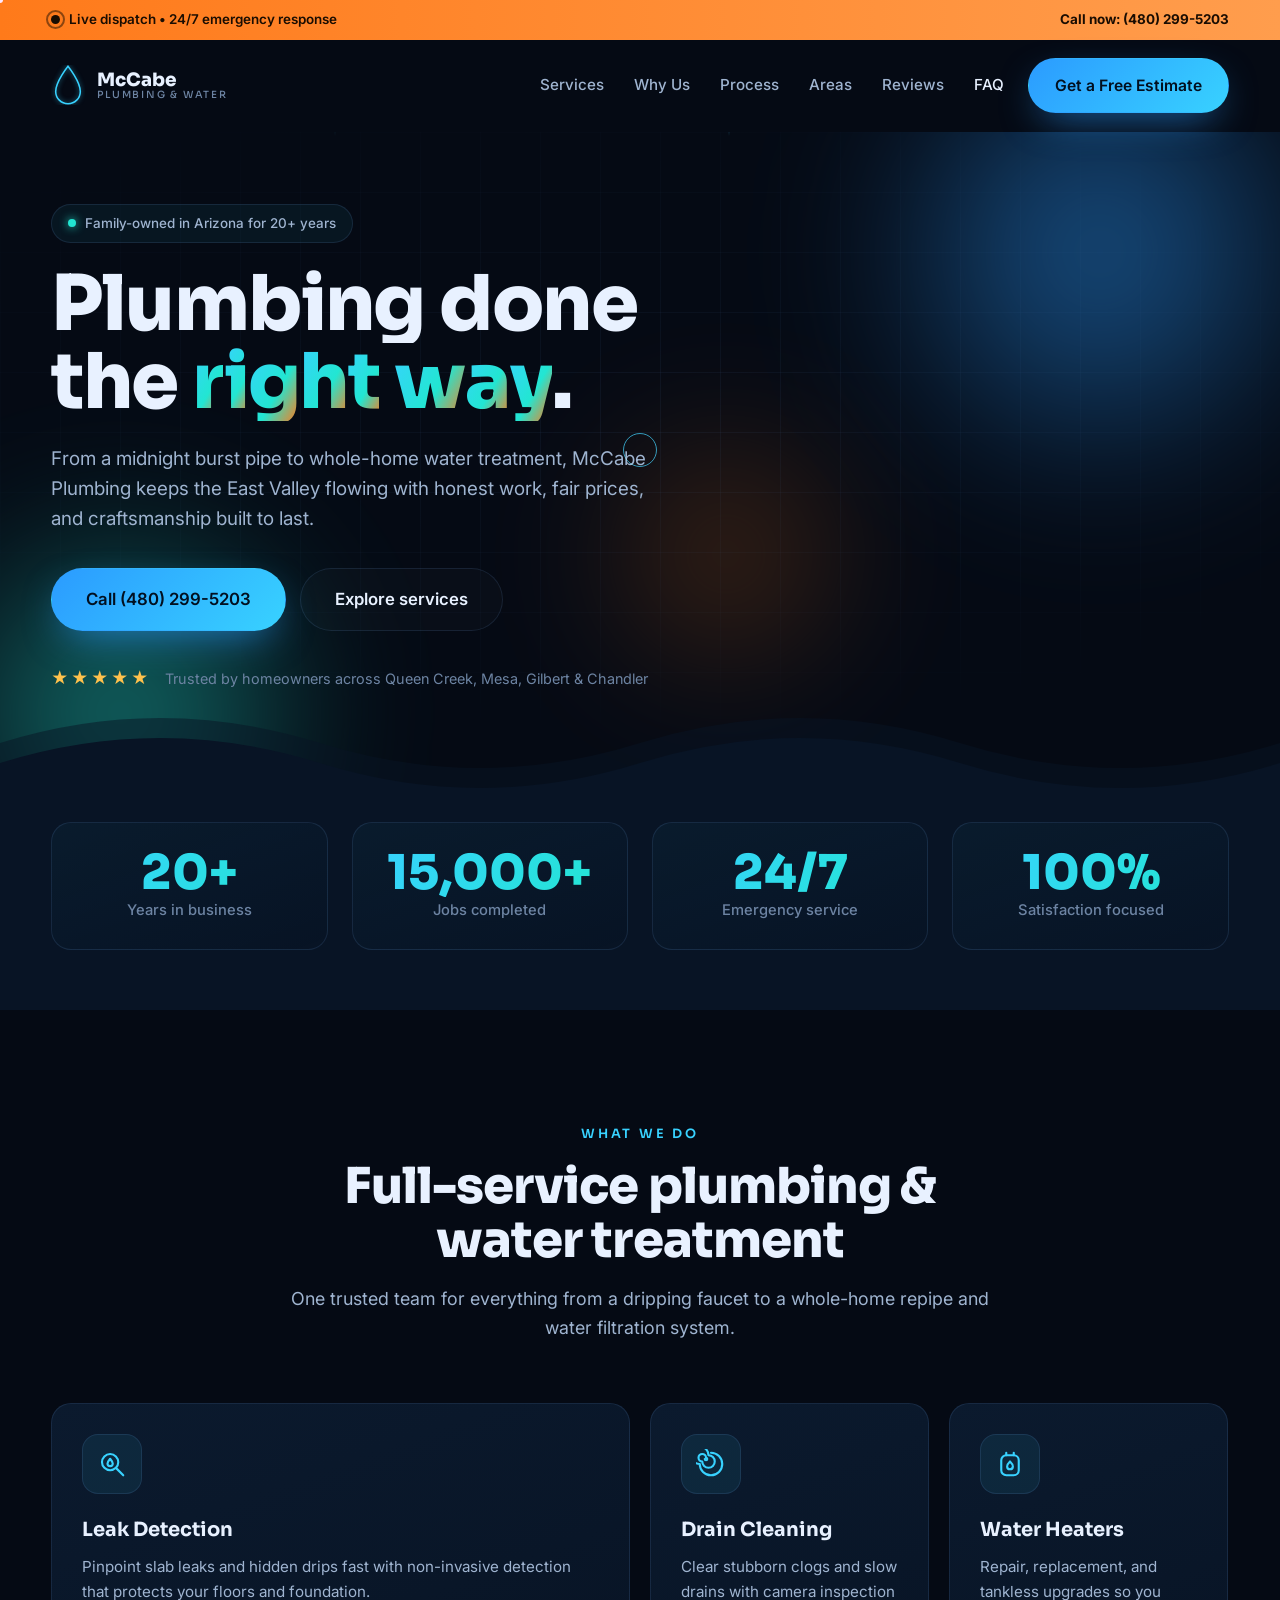
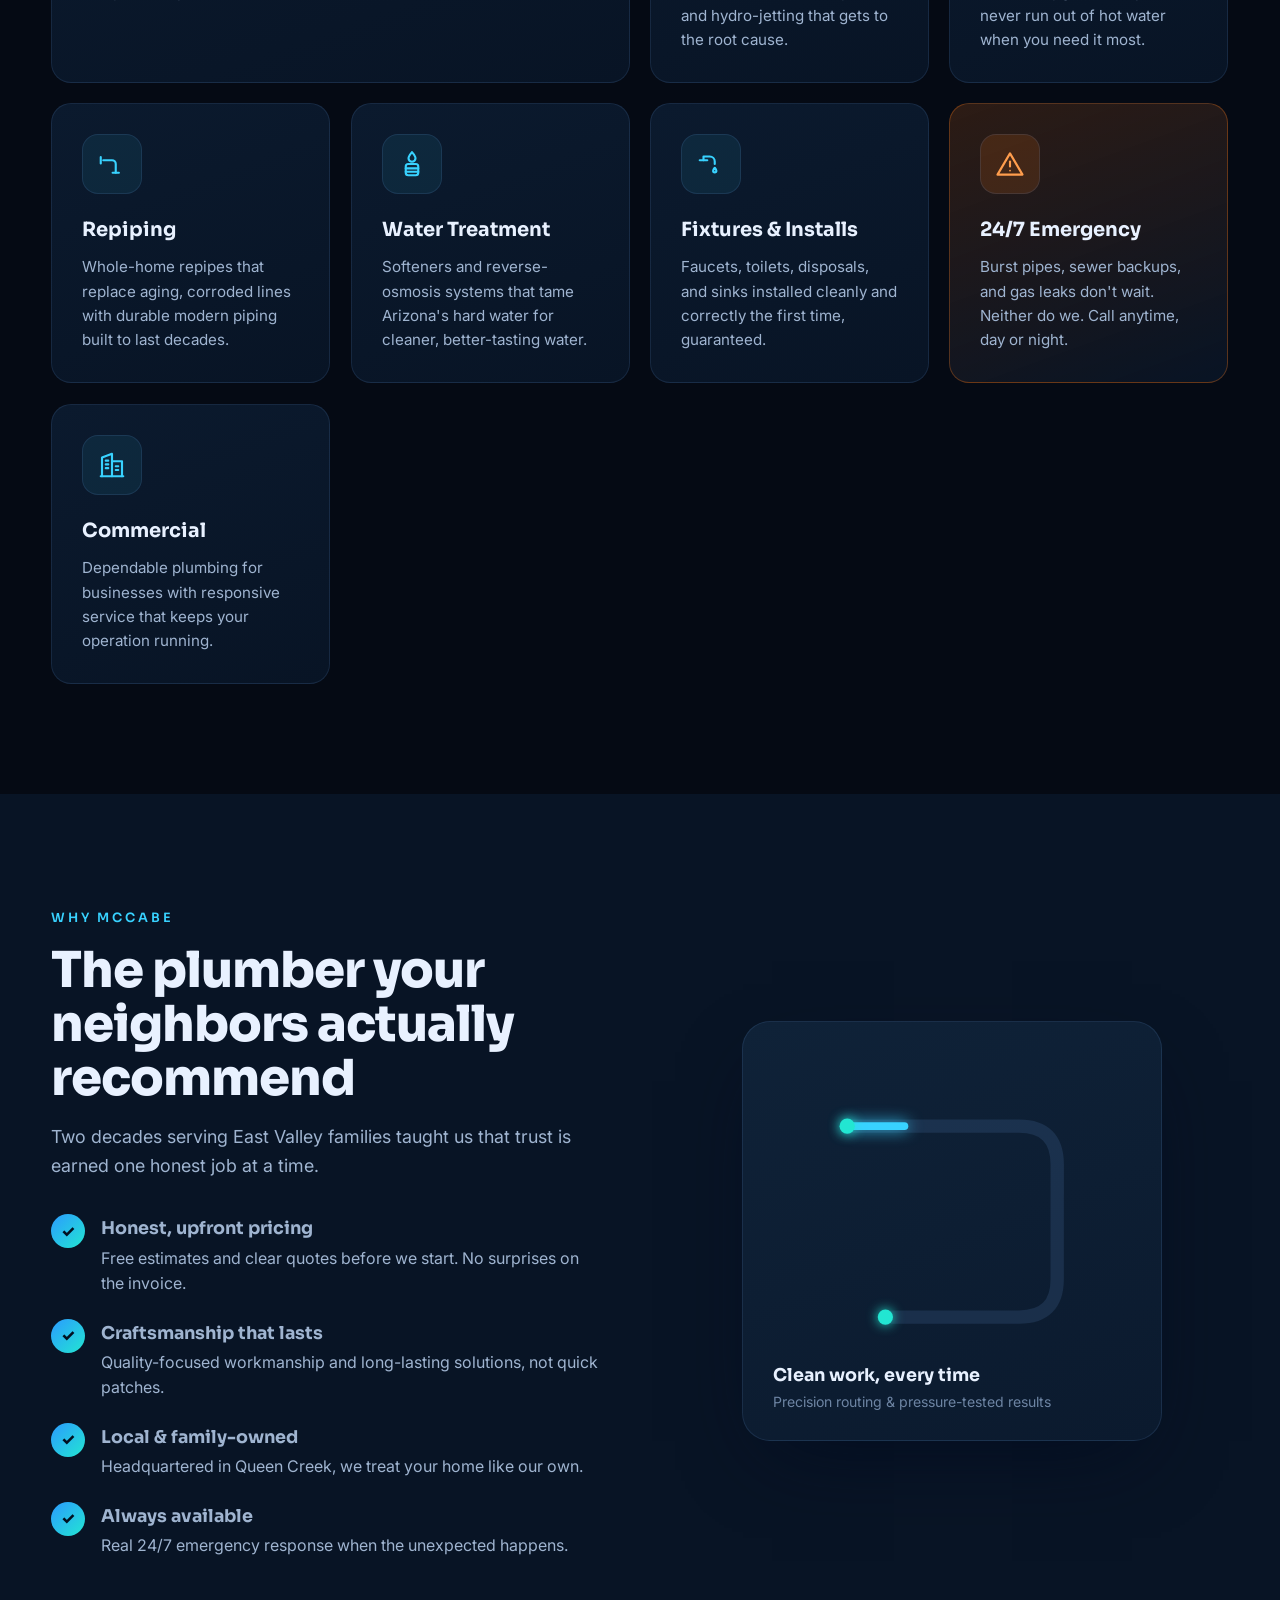
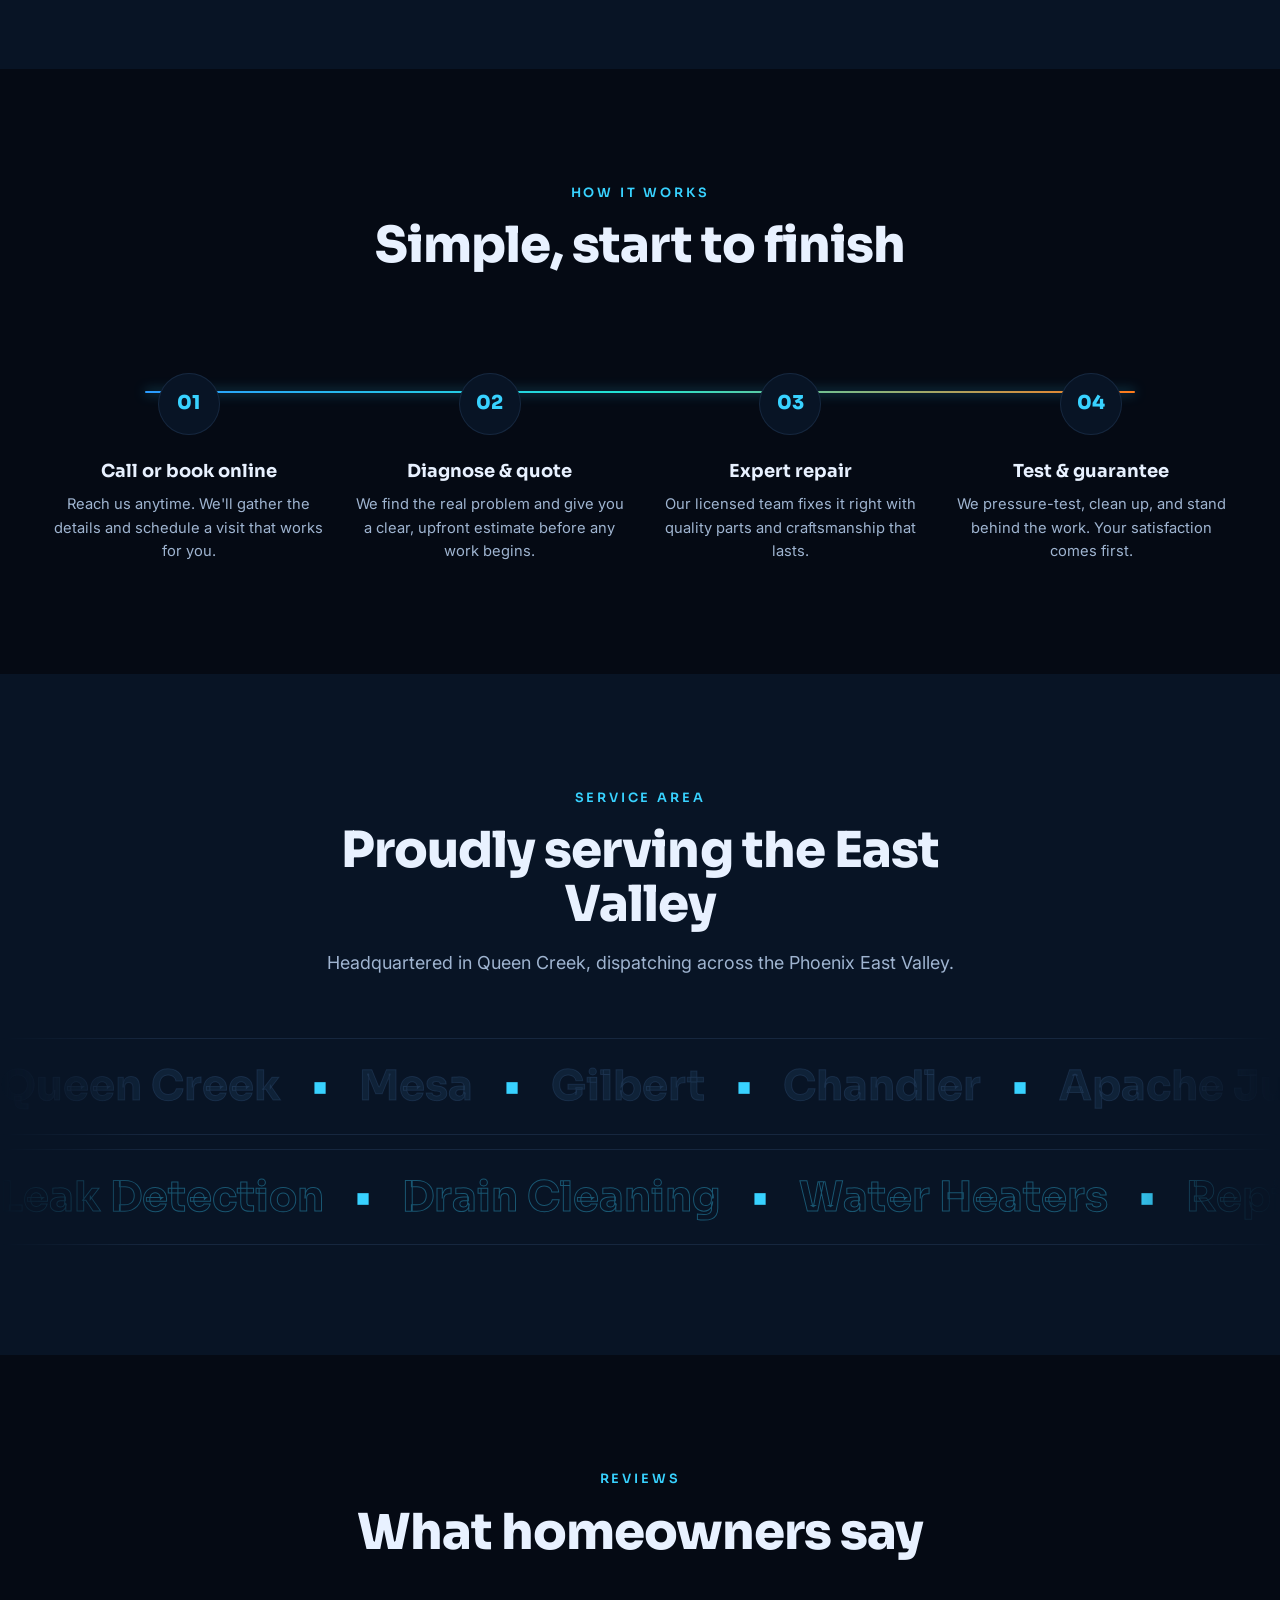
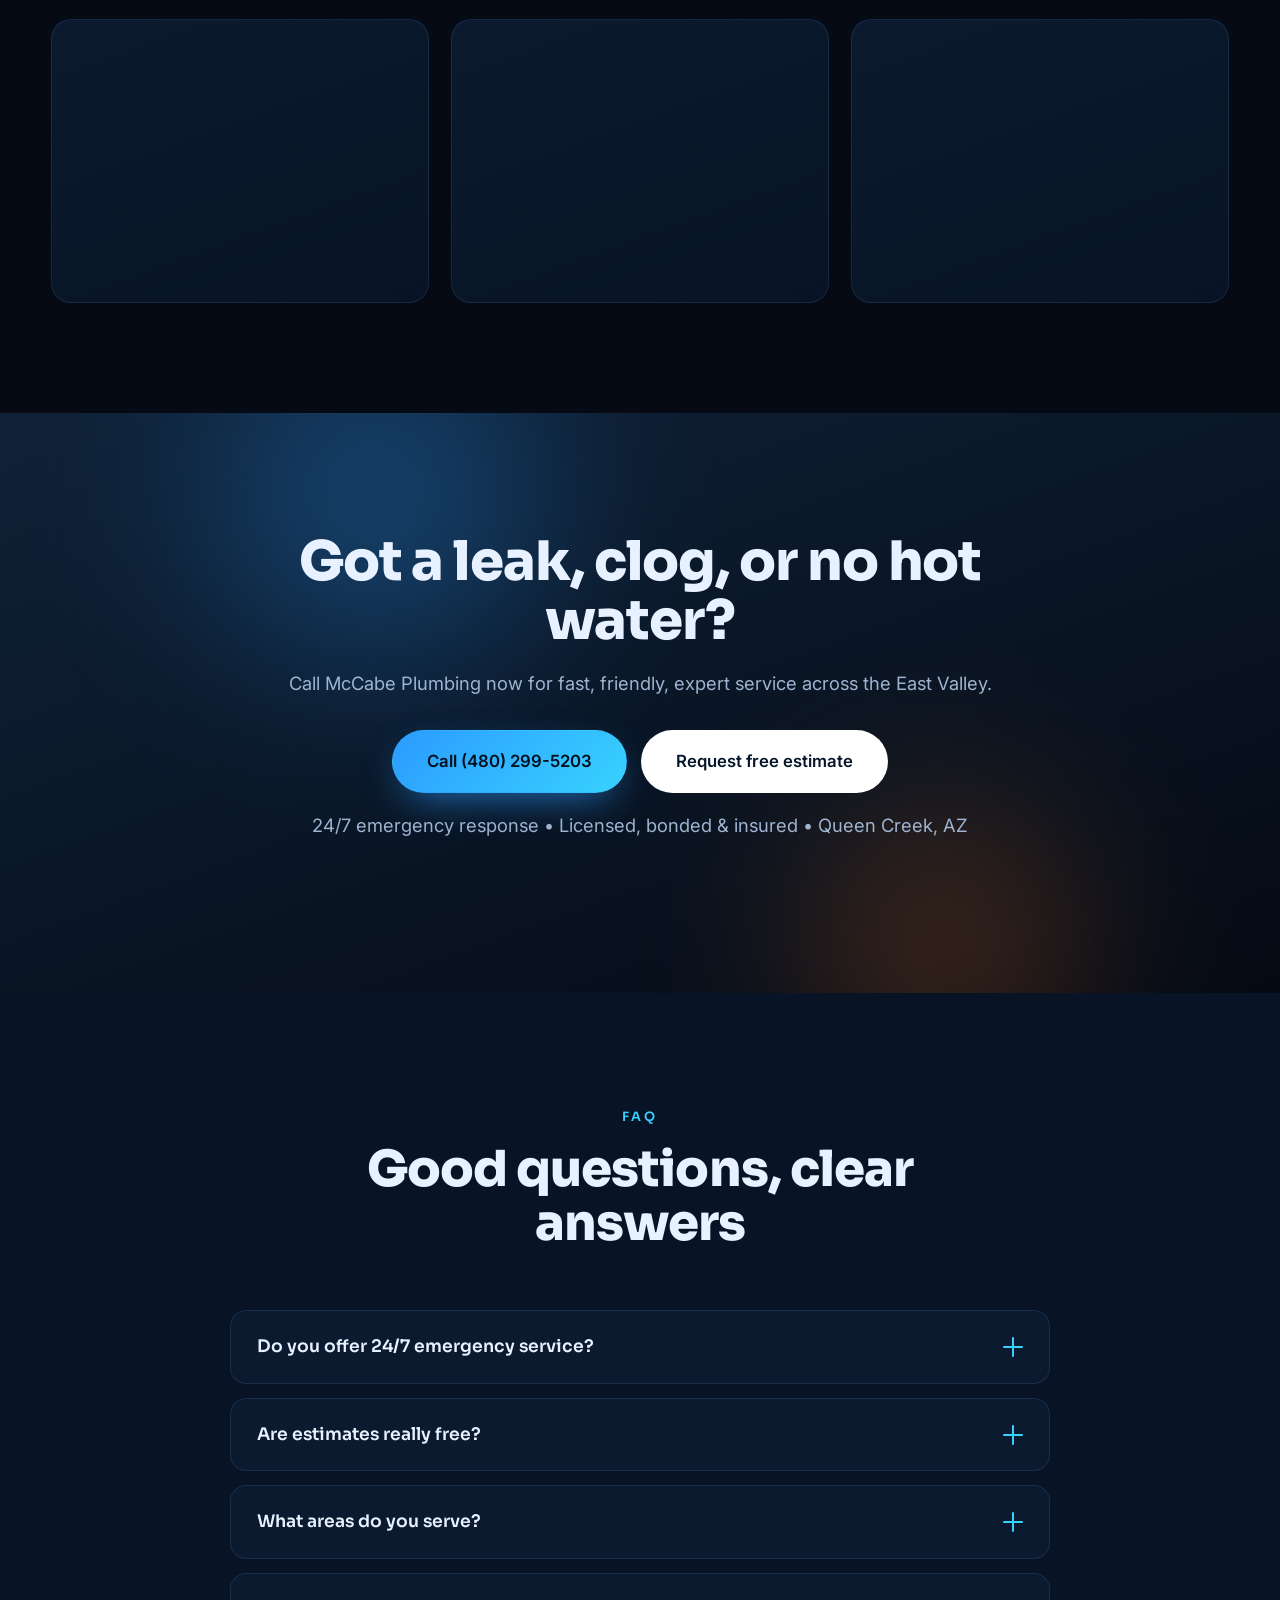
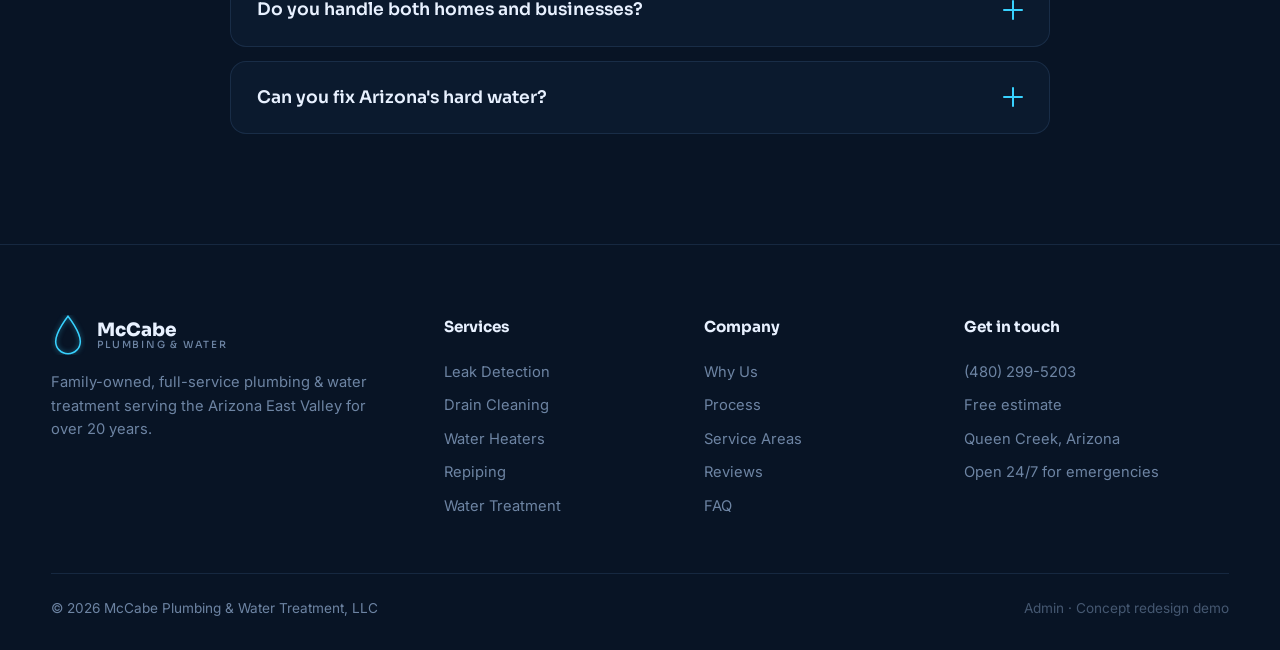
<file: index.html>
<!DOCTYPE html>
<html lang="en">
<head>
<meta charset="UTF-8" />
<meta name="viewport" content="width=device-width, initial-scale=1.0" />
<title>McCabe Plumbing & Water Treatment — Arizona's Trusted Plumbers</title>
<meta name="description" content="Family-owned, full-service plumbing & water treatment serving Queen Creek, Mesa, Gilbert, Chandler & the East Valley for over 20 years. 24/7 emergency service." />
<link rel="preconnect" href="https://fonts.googleapis.com" />
<link rel="preconnect" href="https://fonts.gstatic.com" crossorigin />
<link href="https://fonts.googleapis.com/css2?family=Sora:wght@400;500;600;700;800&family=Inter:wght@400;500;600&display=swap" rel="stylesheet" />
<link rel="stylesheet" href="css/styles.css" />
</head>
<body>

<!-- Preloader -->
<div class="preloader" id="preloader">
  <div class="preloader__drop">
    <svg viewBox="0 0 100 130" aria-hidden="true">
      <path d="M50 2 C50 2 92 55 92 88 A42 42 0 1 1 8 88 C8 55 50 2 50 2 Z"/>
    </svg>
    <span class="preloader__fill"></span>
  </div>
  <p class="preloader__text">McCabe Plumbing</p>
</div>

<!-- Custom cursor -->
<div class="cursor" id="cursor"></div>
<div class="cursor-dot" id="cursorDot"></div>

<!-- Scroll progress -->
<div class="scroll-progress" id="scrollProgress"></div>

<!-- Top emergency bar -->
<div class="topbar">
  <div class="wrap topbar__inner">
    <span class="topbar__live"><i></i>Live dispatch • 24/7 emergency response</span>
    <a href="tel:+14802995203" class="topbar__phone">Call now: (480) 299-5203</a>
  </div>
</div>

<!-- Header -->
<header class="header" id="header">
  <div class="wrap header__inner">
    <a href="#top" class="brand" data-magnetic>
      <span class="brand__mark">
        <svg viewBox="0 0 100 130" aria-hidden="true"><path d="M50 4 C50 4 90 54 90 86 A40 40 0 1 1 10 86 C10 54 50 4 50 4 Z"/></svg>
      </span>
      <span class="brand__text">McCabe<em>Plumbing & Water</em></span>
    </a>
    <nav class="nav" id="nav">
      <a href="#services">Services</a>
      <a href="#why">Why Us</a>
      <a href="#process">Process</a>
      <a href="#areas">Areas</a>
      <a href="#reviews">Reviews</a>
      <a href="#faq">FAQ</a>
    </nav>
    <a href="tel:+14802995203" class="btn btn--primary header__cta" data-magnetic>
      <span>Get a Free Estimate</span>
    </a>
    <button class="burger" id="burger" aria-label="Menu"><span></span><span></span><span></span></button>
  </div>
</header>

<!-- Mobile menu -->
<div class="mobilemenu" id="mobilemenu">
  <a href="#services">Services</a>
  <a href="#why">Why Us</a>
  <a href="#process">Process</a>
  <a href="#areas">Areas</a>
  <a href="#reviews">Reviews</a>
  <a href="#faq">FAQ</a>
  <a href="tel:+14802995203" class="btn btn--primary">Call (480) 299-5203</a>
</div>

<main id="top">

<!-- HERO -->
<section class="hero">
  <div class="hero__bg">
    <span class="orb orb--1"></span>
    <span class="orb orb--2"></span>
    <span class="orb orb--3"></span>
    <div class="grid-overlay"></div>
  </div>
  <div class="droplets" id="droplets"></div>

  <div class="wrap hero__inner">
    <div class="hero__content">
      <span class="pill reveal" data-reveal><i class="pill__dot"></i>Family-owned in Arizona for 20+ years</span>
      <h1 class="hero__title">
        <span class="line" data-splitline>Plumbing done</span>
        <span class="line" data-splitline>the <span class="grad">right way</span>.</span>
      </h1>
      <p class="hero__lead reveal" data-reveal>From a midnight burst pipe to whole-home water treatment, McCabe Plumbing keeps the East Valley flowing with honest work, fair prices, and craftsmanship built to last.</p>
      <div class="hero__cta reveal" data-reveal>
        <a href="tel:+14802995203" class="btn btn--primary btn--lg" data-magnetic><span>Call (480) 299-5203</span></a>
        <a href="#services" class="btn btn--ghost btn--lg" data-magnetic><span>Explore services</span></a>
      </div>
      <div class="hero__trust reveal" data-reveal>
        <div class="stars">★★★★★</div>
        <span>Trusted by homeowners across Queen Creek, Mesa, Gilbert &amp; Chandler</span>
      </div>
    </div>

    <div class="hero__card reveal" data-reveal>
      <div class="gcard" data-tilt>
        <div class="gcard__glow"></div>
        <div class="gcard__row">
          <span class="gcard__badge">24/7</span>
          <div><strong>Emergency Response</strong><small>Burst pipes • slab leaks • sewer backups</small></div>
        </div>
        <div class="gcard__divider"></div>
        <ul class="gcard__list">
          <li data-check>Licensed, bonded &amp; insured</li>
          <li data-check>Free estimates on non-emergency work</li>
          <li data-check>Upfront, no-surprise pricing</li>
          <li data-check>Residential &amp; commercial</li>
        </ul>
        <a href="#contact" class="btn btn--primary btn--block" data-magnetic><span>Book a visit</span></a>
      </div>
    </div>
  </div>

  <div class="hero__wave" aria-hidden="true">
    <svg viewBox="0 0 1440 140" preserveAspectRatio="none">
      <path class="wave wave--back" d="M0 70 Q 180 20 360 70 T 720 70 T 1080 70 T 1440 70 V140 H0 Z"/>
      <path class="wave wave--front" d="M0 90 Q 180 40 360 90 T 720 90 T 1080 90 T 1440 90 V140 H0 Z"/>
    </svg>
  </div>
</section>

<!-- STATS -->
<section class="stats">
  <div class="wrap stats__grid">
    <div class="stat reveal" data-reveal><span class="stat__num" data-count="20" data-suffix="+"></span><span class="stat__label">Years in business</span></div>
    <div class="stat reveal" data-reveal><span class="stat__num" data-count="15000" data-suffix="+"></span><span class="stat__label">Jobs completed</span></div>
    <div class="stat reveal" data-reveal><span class="stat__num" data-count="24" data-suffix="/7"></span><span class="stat__label">Emergency service</span></div>
    <div class="stat reveal" data-reveal><span class="stat__num" data-count="100" data-suffix="%"></span><span class="stat__label">Satisfaction focused</span></div>
  </div>
</section>

<!-- SERVICES -->
<section class="section" id="services">
  <div class="wrap">
    <div class="section__head">
      <span class="eyebrow reveal" data-reveal>What we do</span>
      <h2 class="section__title reveal" data-reveal>Full-service plumbing &amp; water treatment</h2>
      <p class="section__sub reveal" data-reveal>One trusted team for everything from a dripping faucet to a whole-home repipe and water filtration system.</p>
    </div>

    <div class="services">
      <article class="service reveal" data-reveal data-tilt>
        <div class="service__icon"><svg viewBox="0 0 24 24" aria-hidden="true"><circle cx="10.5" cy="10.5" r="6.5"/><path d="M15.5 15.5 21 21"/><path d="M10.5 7.8c-1.3 1.6-2.1 2.8-2.1 3.8a2.1 2.1 0 0 0 4.2 0c0-1-.8-2.2-2.1-3.8Z"/></svg></div>
        <h3>Leak Detection</h3>
        <p>Pinpoint slab leaks and hidden drips fast with non-invasive detection that protects your floors and foundation.</p>
        <span class="service__arrow">→</span>
      </article>
      <article class="service reveal" data-reveal data-tilt>
        <div class="service__icon"><svg viewBox="0 0 24 24" aria-hidden="true"><path d="M12 3a9 9 0 1 1-9 9 7 7 0 1 1 7-7 5 5 0 1 1-5 5 3 3 0 1 1 3-3 1 1 0 1 1-1 1"/></svg></div>
        <h3>Drain Cleaning</h3>
        <p>Clear stubborn clogs and slow drains with camera inspection and hydro-jetting that gets to the root cause.</p>
        <span class="service__arrow">→</span>
      </article>
      <article class="service reveal" data-reveal data-tilt>
        <div class="service__icon"><svg viewBox="0 0 24 24" aria-hidden="true"><path d="M9 3v2M15 3v2"/><rect x="5" y="5" width="14" height="16" rx="4"/><path d="M12 10c-1.5 1.5-2.3 2.8-2.3 3.9a2.3 2.3 0 0 0 4.6 0c0-1.1-.8-2.4-2.3-3.9Z"/></svg></div>
        <h3>Water Heaters</h3>
        <p>Repair, replacement, and tankless upgrades so you never run out of hot water when you need it most.</p>
        <span class="service__arrow">→</span>
      </article>
      <article class="service reveal" data-reveal data-tilt>
        <div class="service__icon"><svg viewBox="0 0 24 24" aria-hidden="true"><path d="M5 9h7a3 3 0 0 1 3 3v7"/><path d="M3 6.5v5M12.5 19h5"/></svg></div>
        <h3>Repiping</h3>
        <p>Whole-home repipes that replace aging, corroded lines with durable modern piping built to last decades.</p>
        <span class="service__arrow">→</span>
      </article>
      <article class="service reveal" data-reveal data-tilt>
        <div class="service__icon"><svg viewBox="0 0 24 24" aria-hidden="true"><path d="M12 2.5c-1.7 2-2.8 3.5-2.8 4.9a2.8 2.8 0 0 0 5.6 0C14.8 6 13.7 4.5 12 2.5Z"/><rect x="7" y="12" width="10" height="9" rx="2"/><path d="M7 15.5h10M7 18.2h10"/></svg></div>
        <h3>Water Treatment</h3>
        <p>Softeners and reverse-osmosis systems that tame Arizona's hard water for cleaner, better-tasting water.</p>
        <span class="service__arrow">→</span>
      </article>
      <article class="service reveal" data-reveal data-tilt>
        <div class="service__icon"><svg viewBox="0 0 24 24" aria-hidden="true"><path d="M3 9h6"/><path d="M6 9V6h5a4 4 0 0 1 4 4v2"/><path d="M15 15c-.8 1-1.3 1.8-1.3 2.4a1.3 1.3 0 0 0 2.6 0c0-.6-.5-1.4-1.3-2.4Z"/></svg></div>
        <h3>Fixtures &amp; Installs</h3>
        <p>Faucets, toilets, disposals, and sinks installed cleanly and correctly the first time, guaranteed.</p>
        <span class="service__arrow">→</span>
      </article>
      <article class="service service--accent reveal" data-reveal data-tilt>
        <div class="service__icon"><svg viewBox="0 0 24 24" aria-hidden="true"><path d="M12 3.5 22 20.5H2L12 3.5Z"/><path d="M12 10v4"/><circle cx="12" cy="17.2" r=".7" fill="currentColor" stroke="none"/></svg></div>
        <h3>24/7 Emergency</h3>
        <p>Burst pipes, sewer backups, and gas leaks don't wait. Neither do we. Call anytime, day or night.</p>
        <span class="service__arrow">→</span>
      </article>
      <article class="service reveal" data-reveal data-tilt>
        <div class="service__icon"><svg viewBox="0 0 24 24" aria-hidden="true"><path d="M4 21V6l8-3v18"/><path d="M12 9h8v12"/><path d="M7 8.5h2M7 11.5h2M7 14.5h2M15 13h2M15 16h2"/><path d="M3 21h18"/></svg></div>
        <h3>Commercial</h3>
        <p>Dependable plumbing for businesses with responsive service that keeps your operation running.</p>
        <span class="service__arrow">→</span>
      </article>
    </div>
  </div>
</section>

<!-- WHY -->
<section class="section section--alt" id="why">
  <div class="wrap why">
    <div class="why__left">
      <span class="eyebrow reveal" data-reveal>Why McCabe</span>
      <h2 class="section__title reveal" data-reveal>The plumber your neighbors actually recommend</h2>
      <p class="section__sub reveal" data-reveal>Two decades serving East Valley families taught us that trust is earned one honest job at a time.</p>
      <ul class="why__list">
        <li class="reveal" data-reveal><span class="why__check">✓</span><div><strong>Honest, upfront pricing</strong>Free estimates and clear quotes before we start. No surprises on the invoice.</div></li>
        <li class="reveal" data-reveal><span class="why__check">✓</span><div><strong>Craftsmanship that lasts</strong>Quality-focused workmanship and long-lasting solutions, not quick patches.</div></li>
        <li class="reveal" data-reveal><span class="why__check">✓</span><div><strong>Local &amp; family-owned</strong>Headquartered in Queen Creek, we treat your home like our own.</div></li>
        <li class="reveal" data-reveal><span class="why__check">✓</span><div><strong>Always available</strong>Real 24/7 emergency response when the unexpected happens.</div></li>
      </ul>
    </div>
    <div class="why__right reveal" data-reveal>
      <div class="pipe-card" data-tilt>
        <div class="pipe-card__glow"></div>
        <svg class="pipe-anim" viewBox="0 0 300 300" aria-hidden="true">
          <path class="pipe-track" d="M40 40 H220 Q260 40 260 80 V200 Q260 240 220 240 H80" />
          <path class="pipe-flow" d="M40 40 H220 Q260 40 260 80 V200 Q260 240 220 240 H80" />
          <circle class="pipe-node" cx="40" cy="40" r="8"/>
          <circle class="pipe-node" cx="80" cy="240" r="8"/>
        </svg>
        <div class="pipe-card__caption"><strong>Clean work, every time</strong><span>Precision routing &amp; pressure-tested results</span></div>
      </div>
    </div>
  </div>
</section>

<!-- PROCESS -->
<section class="section" id="process">
  <div class="wrap">
    <div class="section__head">
      <span class="eyebrow reveal" data-reveal>How it works</span>
      <h2 class="section__title reveal" data-reveal>Simple, start to finish</h2>
    </div>
    <div class="timeline" id="timeline">
      <div class="timeline__line"><span class="timeline__fill" id="timelineFill"></span></div>
      <div class="step reveal" data-reveal><span class="step__num">01</span><h3>Call or book online</h3><p>Reach us anytime. We'll gather the details and schedule a visit that works for you.</p></div>
      <div class="step reveal" data-reveal><span class="step__num">02</span><h3>Diagnose &amp; quote</h3><p>We find the real problem and give you a clear, upfront estimate before any work begins.</p></div>
      <div class="step reveal" data-reveal><span class="step__num">03</span><h3>Expert repair</h3><p>Our licensed team fixes it right with quality parts and craftsmanship that lasts.</p></div>
      <div class="step reveal" data-reveal><span class="step__num">04</span><h3>Test &amp; guarantee</h3><p>We pressure-test, clean up, and stand behind the work. Your satisfaction comes first.</p></div>
    </div>
  </div>
</section>

<!-- AREAS -->
<section class="section section--alt" id="areas">
  <div class="wrap section__head">
    <span class="eyebrow reveal" data-reveal>Service area</span>
    <h2 class="section__title reveal" data-reveal>Proudly serving the East Valley</h2>
    <p class="section__sub reveal" data-reveal>Headquartered in Queen Creek, dispatching across the Phoenix East Valley.</p>
  </div>
  <div class="marquee" aria-hidden="true">
    <div class="marquee__track">
      <span>Queen Creek</span><span>•</span><span>Mesa</span><span>•</span><span>Gilbert</span><span>•</span><span>Chandler</span><span>•</span><span>Apache Junction</span><span>•</span><span>San Tan Valley</span><span>•</span>
      <span>Queen Creek</span><span>•</span><span>Mesa</span><span>•</span><span>Gilbert</span><span>•</span><span>Chandler</span><span>•</span><span>Apache Junction</span><span>•</span><span>San Tan Valley</span><span>•</span>
    </div>
  </div>
  <div class="marquee marquee--rev" aria-hidden="true">
    <div class="marquee__track">
      <span>Leak Detection</span><span>•</span><span>Drain Cleaning</span><span>•</span><span>Water Heaters</span><span>•</span><span>Repiping</span><span>•</span><span>Water Treatment</span><span>•</span><span>Emergency</span><span>•</span>
      <span>Leak Detection</span><span>•</span><span>Drain Cleaning</span><span>•</span><span>Water Heaters</span><span>•</span><span>Repiping</span><span>•</span><span>Water Treatment</span><span>•</span><span>Emergency</span><span>•</span>
    </div>
  </div>
</section>

<!-- REVIEWS -->
<section class="section" id="reviews">
  <div class="wrap">
    <div class="section__head">
      <span class="eyebrow reveal" data-reveal>Reviews</span>
      <h2 class="section__title reveal" data-reveal>What homeowners say</h2>
    </div>
    <div class="reviews" id="reviews-track">
      <figure class="review reveal" data-reveal data-tilt>
        <div class="stars">★★★★★</div>
        <blockquote>Showed up fast for a slab leak at night and had it fixed by morning. Honest, clean, and fairly priced. These are our plumbers for life.</blockquote>
        <figcaption><span class="review__ava">R</span><div><strong>Rachel M.</strong><small>Queen Creek, AZ</small></div></figcaption>
      </figure>
      <figure class="review reveal" data-reveal data-tilt>
        <div class="stars">★★★★★</div>
        <blockquote>Installed a water softener and RO system. Explained every option, no pressure, and the water quality is night and day. Highly recommend.</blockquote>
        <figcaption><span class="review__ava">D</span><div><strong>David T.</strong><small>Gilbert, AZ</small></div></figcaption>
      </figure>
      <figure class="review reveal" data-reveal data-tilt>
        <div class="stars">★★★★★</div>
        <blockquote>Repiped our whole house and it was seamless. Professional crew, great communication, and they left everything spotless. Worth every penny.</blockquote>
        <figcaption><span class="review__ava">S</span><div><strong>Sofia L.</strong><small>Mesa, AZ</small></div></figcaption>
      </figure>
    </div>
  </div>
</section>

<!-- CTA -->
<section class="cta" id="contact">
  <div class="cta__bg"><span class="orb orb--1"></span><span class="orb orb--2"></span></div>
  <div class="wrap cta__inner reveal" data-reveal>
    <h2>Got a leak, clog, or no hot water?</h2>
    <p>Call McCabe Plumbing now for fast, friendly, expert service across the East Valley.</p>
    <div class="cta__buttons">
      <a href="tel:+14802995203" class="btn btn--primary btn--lg" data-magnetic><span>Call (480) 299-5203</span></a>
      <a href="tel:+14802995203" class="btn btn--light btn--lg" data-magnetic><span>Request free estimate</span></a>
    </div>
    <p class="cta__fine">24/7 emergency response • Licensed, bonded &amp; insured • Queen Creek, AZ</p>
  </div>
</section>

<!-- FAQ -->
<section class="section section--alt" id="faq">
  <div class="wrap faq">
    <div class="section__head">
      <span class="eyebrow reveal" data-reveal>FAQ</span>
      <h2 class="section__title reveal" data-reveal>Good questions, clear answers</h2>
    </div>
    <div class="accordion">
      <details class="acc reveal" data-reveal><summary>Do you offer 24/7 emergency service?<span class="acc__plus"></span></summary><div class="acc__body"><p>Yes. For burst pipes, slab leaks, sewer backups, or gas leaks, call (480) 299-5203 any time and a skilled plumber will respond promptly.</p></div></details>
      <details class="acc reveal" data-reveal><summary>Are estimates really free?<span class="acc__plus"></span></summary><div class="acc__body"><p>We offer free estimates on all non-emergency work, so you know the cost before we begin. Call for a no-obligation quote.</p></div></details>
      <details class="acc reveal" data-reveal><summary>What areas do you serve?<span class="acc__plus"></span></summary><div class="acc__body"><p>We're headquartered in Queen Creek and serve Mesa, Gilbert, Chandler, Apache Junction, San Tan Valley, and the surrounding East Valley.</p></div></details>
      <details class="acc reveal" data-reveal><summary>Do you handle both homes and businesses?<span class="acc__plus"></span></summary><div class="acc__body"><p>Absolutely. We provide both residential and commercial plumbing with responsive service and trusted expertise.</p></div></details>
      <details class="acc reveal" data-reveal><summary>Can you fix Arizona's hard water?<span class="acc__plus"></span></summary><div class="acc__body"><p>Yes. We install water softeners and reverse-osmosis systems to reduce hardness for cleaner, better-tasting water throughout your home.</p></div></details>
    </div>
  </div>
</section>

</main>

<!-- FOOTER -->
<footer class="footer">
  <div class="wrap footer__grid">
    <div class="footer__brand">
      <a href="#top" class="brand">
        <span class="brand__mark"><svg viewBox="0 0 100 130" aria-hidden="true"><path d="M50 4 C50 4 90 54 90 86 A40 40 0 1 1 10 86 C10 54 50 4 50 4 Z"/></svg></span>
        <span class="brand__text">McCabe<em>Plumbing & Water</em></span>
      </a>
      <p>Family-owned, full-service plumbing &amp; water treatment serving the Arizona East Valley for over 20 years.</p>
    </div>
    <div class="footer__col"><h4>Services</h4><a href="#services">Leak Detection</a><a href="#services">Drain Cleaning</a><a href="#services">Water Heaters</a><a href="#services">Repiping</a><a href="#services">Water Treatment</a></div>
    <div class="footer__col"><h4>Company</h4><a href="#why">Why Us</a><a href="#process">Process</a><a href="#areas">Service Areas</a><a href="#reviews">Reviews</a><a href="#faq">FAQ</a></div>
    <div class="footer__col"><h4>Get in touch</h4><a href="tel:+14802995203">(480) 299-5203</a><a href="#contact">Free estimate</a><span>Queen Creek, Arizona</span><span>Open 24/7 for emergencies</span></div>
  </div>
  <div class="wrap footer__bottom">
    <span>© <span id="year"></span> McCabe Plumbing &amp; Water Treatment, LLC</span>
    <span class="footer__demo"><a href="admin/" style="color:inherit">Admin</a> · Concept redesign demo</span>
  </div>
</footer>

<button class="totop" id="totop" aria-label="Back to top">↑</button>

<script src="js/main.js"></script>
</body>
</html>
</file>
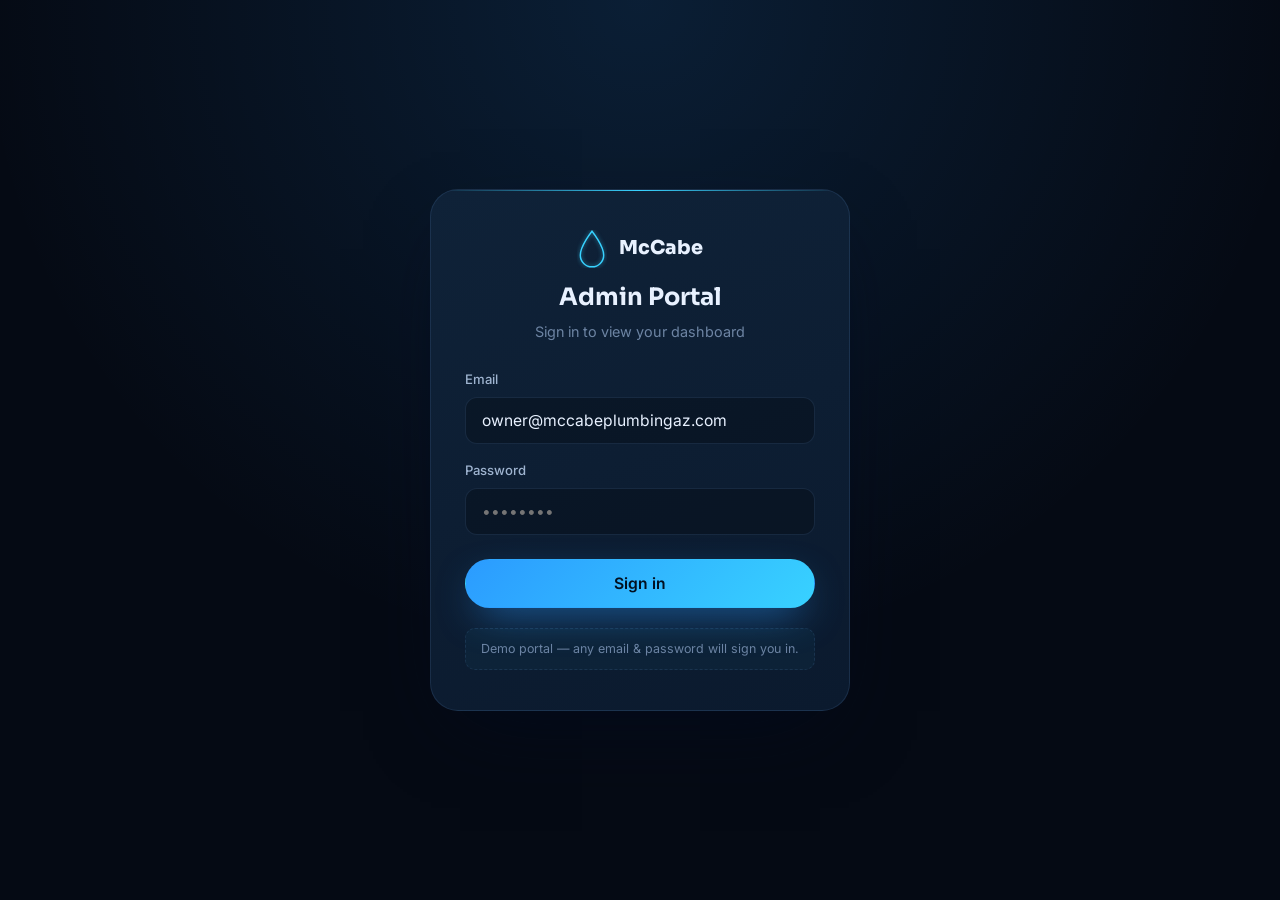
<file: admin/index.html>
<!DOCTYPE html>
<html lang="en">
<head>
<meta charset="UTF-8" />
<meta name="viewport" content="width=device-width, initial-scale=1.0" />
<title>Admin Portal — McCabe Plumbing</title>
<meta name="robots" content="noindex, nofollow" />
<link rel="preconnect" href="https://fonts.googleapis.com" />
<link rel="preconnect" href="https://fonts.gstatic.com" crossorigin />
<link href="https://fonts.googleapis.com/css2?family=Sora:wght@400;500;600;700;800&family=Inter:wght@400;500;600&display=swap" rel="stylesheet" />
<link rel="stylesheet" href="/css/styles.css" />
<style>
  body{background:var(--ink);min-height:100vh}
  .cursor,.cursor-dot{display:none}

  /* LOGIN */
  .login{position:fixed;inset:0;z-index:100;display:grid;place-items:center;background:radial-gradient(circle at 50% 0%,rgba(43,155,255,.14),transparent 60%),var(--ink);transition:opacity .6s var(--ease),visibility .6s}
  .login.hide{opacity:0;visibility:hidden}
  .login__card{width:min(420px,92vw);background:linear-gradient(160deg,var(--surface-2),var(--surface));border:1px solid var(--line);border-radius:var(--radius-lg);padding:40px 34px;box-shadow:var(--shadow);position:relative;overflow:hidden}
  .login__card::before{content:"";position:absolute;top:-1px;left:0;right:0;height:2px;background:linear-gradient(90deg,transparent,var(--blue-bright),transparent)}
  .login__brand{display:flex;align-items:center;gap:12px;justify-content:center;margin-bottom:8px}
  .login__brand svg{width:30px;height:38px}
  .login__brand path{fill:none;stroke:var(--blue-bright);stroke-width:5;filter:drop-shadow(0 0 8px rgba(56,210,255,.6))}
  .login__brand span{font-family:var(--display);font-weight:800;font-size:1.2rem}
  .login h1{font-family:var(--display);font-size:1.5rem;text-align:center;margin:10px 0 4px}
  .login p{text-align:center;color:var(--faint);font-size:.9rem;margin-bottom:26px}
  .field{margin-bottom:16px}
  .field label{display:block;font-size:.82rem;color:var(--muted);margin-bottom:7px;font-weight:500}
  .field input{width:100%;padding:13px 16px;border-radius:12px;border:1px solid var(--line);background:rgba(0,0,0,.25);color:var(--text);font-family:var(--font);font-size:.98rem;transition:border-color .3s,box-shadow .3s}
  .field input:focus{outline:none;border-color:var(--blue-bright);box-shadow:0 0 0 3px rgba(56,210,255,.15)}
  .login .btn{width:100%;justify-content:center;margin-top:8px}
  .login__note{margin-top:20px;text-align:center;font-size:.78rem;color:var(--faint);padding:10px;border:1px dashed var(--line);border-radius:10px;background:rgba(56,210,255,.04)}

  /* SHELL */
  .dash{display:grid;grid-template-columns:240px 1fr;min-height:100vh;opacity:0;transition:opacity .6s var(--ease)}
  .dash.show{opacity:1}
  .side{border-right:1px solid var(--line);background:var(--ink-2);padding:24px 18px;position:sticky;top:0;height:100vh;display:flex;flex-direction:column;gap:6px}
  .side__brand{display:flex;align-items:center;gap:10px;font-family:var(--display);font-weight:800;padding:6px 10px 22px}
  .side__brand svg{width:24px;height:30px}
  .side__brand path{fill:none;stroke:var(--blue-bright);stroke-width:6}
  .side__brand em{font-style:normal;font-size:.6rem;letter-spacing:.14em;color:var(--faint);text-transform:uppercase;display:block}
  .side a{display:flex;align-items:center;gap:12px;padding:11px 13px;border-radius:11px;color:var(--muted);font-weight:500;font-size:.93rem;transition:.25s}
  .side a svg{width:18px;height:18px;stroke:currentColor;fill:none;stroke-width:1.8}
  .side a:hover{background:rgba(56,210,255,.07);color:var(--text)}
  .side a.active{background:linear-gradient(135deg,rgba(43,155,255,.2),rgba(34,230,210,.08));color:var(--text);box-shadow:inset 0 0 0 1px var(--line)}
  .side__spacer{flex:1}
  .side__user{display:flex;align-items:center;gap:10px;padding:12px 10px;border-top:1px solid var(--line);margin-top:10px}
  .side__ava{width:36px;height:36px;border-radius:50%;background:linear-gradient(135deg,var(--blue),var(--aqua));display:grid;place-items:center;color:#021020;font-weight:800;font-family:var(--display)}
  .side__user small{display:block;color:var(--faint);font-size:.75rem}

  .main{padding:26px 30px 60px;max-width:1300px}
  .dash__top{display:flex;align-items:center;justify-content:space-between;gap:16px;margin-bottom:26px;flex-wrap:wrap}
  .dash__top h1{font-family:var(--display);font-size:1.6rem}
  .dash__top p{color:var(--faint);font-size:.9rem}
  .dash__tools{display:flex;gap:10px;align-items:center}
  .seg{display:flex;border:1px solid var(--line);border-radius:10px;overflow:hidden}
  .seg button{background:transparent;border:0;color:var(--muted);padding:9px 15px;font-size:.85rem;font-family:var(--font);cursor:pointer;transition:.25s}
  .seg button.on{background:rgba(56,210,255,.14);color:var(--text)}
  .btn--sm{padding:10px 16px;font-size:.88rem}

  .live{display:inline-flex;align-items:center;gap:8px;font-size:.84rem;color:var(--muted);border:1px solid var(--line);padding:9px 14px;border-radius:10px;background:var(--surface)}
  .live i{width:8px;height:8px;border-radius:50%;background:var(--aqua);box-shadow:0 0 8px var(--aqua);animation:pulse 1.6s infinite}

  /* CARDS */
  .cards{display:grid;grid-template-columns:repeat(4,1fr);gap:16px;margin-bottom:18px}
  .kpi{position:relative;padding:20px;border:1px solid var(--line);border-radius:var(--radius);background:linear-gradient(160deg,var(--surface),var(--ink-2));overflow:hidden}
  .kpi__label{color:var(--faint);font-size:.82rem;font-weight:500;display:flex;align-items:center;gap:8px}
  .kpi__label svg{width:16px;height:16px;stroke:var(--blue-bright);fill:none;stroke-width:1.8}
  .kpi__num{font-family:var(--display);font-weight:800;font-size:1.9rem;margin:10px 0 6px;line-height:1}
  .kpi__delta{font-size:.82rem;font-weight:600;display:inline-flex;align-items:center;gap:4px}
  .up{color:#34e0a1}.down{color:#ff6b6b}
  .kpi__spark{position:absolute;right:16px;bottom:14px;width:90px;height:34px;opacity:.9}
  .kpi__spark path{fill:none;stroke:var(--blue-bright);stroke-width:2;stroke-linecap:round}
  .kpi__spark .area{fill:url(#sparkgrad);stroke:none;opacity:.25}

  .grid2{display:grid;grid-template-columns:1.9fr 1fr;gap:16px;margin-bottom:18px}
  .grid2b{display:grid;grid-template-columns:1fr 1.3fr;gap:16px}
  .panel{border:1px solid var(--line);border-radius:var(--radius);background:linear-gradient(160deg,var(--surface),var(--ink-2));padding:22px}
  .panel__head{display:flex;justify-content:space-between;align-items:center;margin-bottom:18px}
  .panel__head h2{font-family:var(--display);font-size:1.08rem}
  .panel__head small{color:var(--faint);font-size:.82rem}

  /* AREA CHART */
  .chart{width:100%;height:260px}
  .chart .grid line{stroke:var(--line);stroke-width:1}
  .chart .area{fill:url(#areaGrad)}
  .chart .line{fill:none;stroke:var(--blue-bright);stroke-width:2.5;stroke-linecap:round;stroke-linejoin:round;filter:drop-shadow(0 4px 10px rgba(56,210,255,.4))}
  .chart .dot{fill:var(--ink);stroke:var(--blue-bright);stroke-width:2.5}
  .chart text{fill:var(--faint);font-size:11px;font-family:var(--font)}
  .chart__tip{position:absolute;pointer-events:none;background:var(--ink);border:1px solid var(--line);border-radius:8px;padding:7px 11px;font-size:.8rem;transform:translate(-50%,-130%);opacity:0;transition:opacity .2s;white-space:nowrap;box-shadow:var(--shadow);z-index:5}
  .chart__tip b{color:var(--blue-bright)}

  /* DONUT */
  .donut-wrap{display:flex;align-items:center;gap:20px}
  .donut{width:150px;height:150px;flex:none;transform:rotate(-90deg)}
  .donut circle{fill:none;stroke-width:16;stroke-linecap:round}
  .donut__track{stroke:rgba(255,255,255,.05)}
  .legend{display:grid;gap:11px;flex:1}
  .legend li{display:flex;align-items:center;gap:9px;font-size:.88rem;list-style:none}
  .legend .dot{width:10px;height:10px;border-radius:3px;flex:none}
  .legend .val{margin-left:auto;color:var(--muted);font-weight:600}

  /* BARS */
  .bars{display:grid;gap:14px}
  .bar__row{display:grid;grid-template-columns:1fr auto;gap:6px;font-size:.88rem}
  .bar__top{display:flex;justify-content:space-between}
  .bar__top span:last-child{color:var(--muted);font-weight:600}
  .bar__track{grid-column:1/-1;height:8px;border-radius:5px;background:rgba(255,255,255,.05);overflow:hidden}
  .bar__fill{height:100%;width:0;border-radius:5px;background:linear-gradient(90deg,var(--blue),var(--aqua));transition:width 1.1s var(--ease)}

  /* TABLE */
  table{width:100%;border-collapse:collapse;font-size:.88rem}
  th{text-align:left;color:var(--faint);font-weight:500;padding:10px 12px;border-bottom:1px solid var(--line);font-size:.78rem;text-transform:uppercase;letter-spacing:.05em}
  td{padding:13px 12px;border-bottom:1px solid rgba(255,255,255,.04)}
  tr:last-child td{border-bottom:0}
  tbody tr{transition:background .25s}
  tbody tr:hover{background:rgba(56,210,255,.04)}
  .tag{font-size:.74rem;font-weight:600;padding:4px 10px;border-radius:999px}
  .tag--new{background:rgba(52,224,161,.15);color:#34e0a1}
  .tag--called{background:rgba(56,210,255,.15);color:var(--blue-bright)}
  .tag--won{background:rgba(255,122,26,.15);color:var(--accent-2)}
  .src{display:inline-flex;align-items:center;gap:7px}
  .src i{width:7px;height:7px;border-radius:50%}

  @media (max-width:1050px){
    .cards{grid-template-columns:repeat(2,1fr)}
    .grid2,.grid2b{grid-template-columns:1fr}
  }
  @media (max-width:820px){
    .dash{grid-template-columns:1fr}
    .side{position:fixed;left:0;top:0;transform:translateX(-100%);z-index:50;transition:transform .4s var(--ease);width:240px}
    .side.open{transform:none}
    .main{padding:20px 16px 50px}
    .cards{grid-template-columns:1fr}
  }
</style>
</head>
<body>

<!-- LOGIN (mock — any credentials work) -->
<div class="login" id="login">
  <form class="login__card" id="loginForm">
    <div class="login__brand">
      <svg viewBox="0 0 100 130" aria-hidden="true"><path d="M50 4 C50 4 90 54 90 86 A40 40 0 1 1 10 86 C10 54 50 4 50 4 Z"/></svg>
      <span>McCabe</span>
    </div>
    <h1>Admin Portal</h1>
    <p>Sign in to view your dashboard</p>
    <div class="field">
      <label for="user">Email</label>
      <input type="text" id="user" value="owner@mccabeplumbingaz.com" autocomplete="username" />
    </div>
    <div class="field">
      <label for="pass">Password</label>
      <input type="password" id="pass" placeholder="••••••••" autocomplete="current-password" />
    </div>
    <button type="submit" class="btn btn--primary"><span>Sign in</span></button>
    <div class="login__note">Demo portal — any email &amp; password will sign you in.</div>
  </form>
</div>

<!-- DASHBOARD -->
<div class="dash" id="dash">
  <aside class="side" id="side">
    <div class="side__brand">
      <svg viewBox="0 0 100 130" aria-hidden="true"><path d="M50 4 C50 4 90 54 90 86 A40 40 0 1 1 10 86 C10 54 50 4 50 4 Z"/></svg>
      <div>McCabe<em>Admin</em></div>
    </div>
    <a class="active"><svg viewBox="0 0 24 24"><rect x="3" y="3" width="7" height="9" rx="1.5"/><rect x="14" y="3" width="7" height="5" rx="1.5"/><rect x="14" y="11" width="7" height="10" rx="1.5"/><rect x="3" y="15" width="7" height="6" rx="1.5"/></svg>Dashboard</a>
    <a><svg viewBox="0 0 24 24"><path d="M3 12h4l3 8 4-16 3 8h4"/></svg>Analytics</a>
    <a><svg viewBox="0 0 24 24"><path d="M16 21v-2a4 4 0 0 0-8 0v2"/><circle cx="12" cy="7" r="4"/></svg>Leads</a>
    <a><svg viewBox="0 0 24 24"><path d="M22 16.9v3a2 2 0 0 1-2.2 2 19.8 19.8 0 0 1-8.6-3 19.5 19.5 0 0 1-6-6 19.8 19.8 0 0 1-3-8.6A2 2 0 0 1 4.1 2h3a2 2 0 0 1 2 1.7l.5 2.7a2 2 0 0 1-.6 1.9L7.6 9.8a16 16 0 0 0 6 6l1.5-1.4a2 2 0 0 1 1.9-.6l2.7.5A2 2 0 0 1 22 16.9Z"/></svg>Calls</a>
    <a><svg viewBox="0 0 24 24"><circle cx="12" cy="12" r="3"/><path d="M19.4 15a1.6 1.6 0 0 0 .3 1.8l.1.1a2 2 0 1 1-2.8 2.8l-.1-.1a1.6 1.6 0 0 0-2.7 1.1V21a2 2 0 0 1-4 0v-.1A1.6 1.6 0 0 0 6.6 19l-.1.1a2 2 0 1 1-2.8-2.8l.1-.1a1.6 1.6 0 0 0-1.1-2.7H2a2 2 0 0 1 0-4h.1A1.6 1.6 0 0 0 3.6 6.6l-.1-.1a2 2 0 1 1 2.8-2.8l.1.1A1.6 1.6 0 0 0 9 3.6V2a2 2 0 0 1 4 0v.1a1.6 1.6 0 0 0 2.7 1.1l.1-.1a2 2 0 1 1 2.8 2.8l-.1.1a1.6 1.6 0 0 0 1.1 2.7H21a2 2 0 0 1 0 4h-.1a1.6 1.6 0 0 0-1.5 1Z"/></svg>Settings</a>
    <div class="side__spacer"></div>
    <a href="/"><svg viewBox="0 0 24 24"><path d="M3 12l9-9 9 9"/><path d="M5 10v10h14V10"/></svg>View Website</a>
    <div class="side__user">
      <span class="side__ava">M</span>
      <div><strong style="font-size:.9rem">McCabe Plumbing</strong><small>owner@mccabeplumbingaz.com</small></div>
    </div>
  </aside>

  <main class="main">
    <div class="dash__top">
      <div>
        <h1>Dashboard</h1>
        <p id="dateline">Overview of your website performance</p>
      </div>
      <div class="dash__tools">
        <span class="live"><i></i><b id="liveNum">18</b>&nbsp;active now</span>
        <div class="seg" id="range">
          <button data-days="7">7D</button>
          <button data-days="30" class="on">30D</button>
          <button data-days="90">90D</button>
        </div>
        <button class="btn btn--ghost btn--sm" id="logout"><span>Sign out</span></button>
      </div>
    </div>

    <!-- KPIs -->
    <section class="cards" id="kpis">
      <div class="kpi">
        <div class="kpi__label"><svg viewBox="0 0 24 24"><path d="M1 12s4-8 11-8 11 8 11 8-4 8-11 8-11-8-11-8Z"/><circle cx="12" cy="12" r="3"/></svg>Total Visits</div>
        <div class="kpi__num" data-count="12847">0</div>
        <span class="kpi__delta up">▲ 18.2% <span style="color:var(--faint);font-weight:400">vs last period</span></span>
        <svg class="kpi__spark" viewBox="0 0 90 34" preserveAspectRatio="none" data-spark="6,8,7,12,10,15,14,20,18,22,24,28"></svg>
      </div>
      <div class="kpi">
        <div class="kpi__label"><svg viewBox="0 0 24 24"><circle cx="9" cy="7" r="4"/><path d="M3 21v-2a6 6 0 0 1 12 0v2"/><path d="M16 3.1a4 4 0 0 1 0 7.8"/></svg>Unique Visitors</div>
        <div class="kpi__num" data-count="8923">0</div>
        <span class="kpi__delta up">▲ 12.6% <span style="color:var(--faint);font-weight:400">vs last period</span></span>
        <svg class="kpi__spark" viewBox="0 0 90 34" preserveAspectRatio="none" data-spark="10,9,12,11,14,13,16,15,19,18,22,24"></svg>
      </div>
      <div class="kpi">
        <div class="kpi__label"><svg viewBox="0 0 24 24"><path d="M21 15a2 2 0 0 1-2 2H7l-4 4V5a2 2 0 0 1 2-2h14a2 2 0 0 1 2 2Z"/></svg>Form Leads</div>
        <div class="kpi__num" data-count="214">0</div>
        <span class="kpi__delta up">▲ 9.4% <span style="color:var(--faint);font-weight:400">vs last period</span></span>
        <svg class="kpi__spark" viewBox="0 0 90 34" preserveAspectRatio="none" data-spark="4,6,5,8,7,9,8,11,10,12,14,16"></svg>
      </div>
      <div class="kpi">
        <div class="kpi__label"><svg viewBox="0 0 24 24"><path d="M22 16.9v3a2 2 0 0 1-2.2 2 19.8 19.8 0 0 1-8.6-3 19.5 19.5 0 0 1-6-6 19.8 19.8 0 0 1-3-8.6A2 2 0 0 1 4.1 2h3a2 2 0 0 1 2 1.7l.5 2.7a2 2 0 0 1-.6 1.9L7.6 9.8a16 16 0 0 0 6 6l1.5-1.4a2 2 0 0 1 1.9-.6l2.7.5A2 2 0 0 1 22 16.9Z"/></svg>Phone Calls</div>
        <div class="kpi__num" data-count="486">0</div>
        <span class="kpi__delta down">▼ 2.1% <span style="color:var(--faint);font-weight:400">vs last period</span></span>
        <svg class="kpi__spark" viewBox="0 0 90 34" preserveAspectRatio="none" data-spark="16,18,15,17,14,16,13,15,12,14,13,12"></svg>
      </div>
    </section>

    <!-- CHART + DONUT -->
    <section class="grid2">
      <div class="panel" style="position:relative">
        <div class="panel__head"><h2>Website Traffic</h2><small id="chartLabel">Last 30 days</small></div>
        <svg class="chart" id="chart" viewBox="0 0 760 260" preserveAspectRatio="none"></svg>
        <div class="chart__tip" id="tip"></div>
      </div>
      <div class="panel">
        <div class="panel__head"><h2>Traffic Sources</h2></div>
        <div class="donut-wrap">
          <svg class="donut" id="donut" viewBox="0 0 120 120"></svg>
          <ul class="legend" id="legend"></ul>
        </div>
      </div>
    </section>

    <!-- BARS + TABLE -->
    <section class="grid2b">
      <div class="panel">
        <div class="panel__head"><h2>Top Pages</h2><small>by views</small></div>
        <div class="bars" id="bars"></div>
      </div>
      <div class="panel">
        <div class="panel__head"><h2>Recent Leads</h2><small>last 24 hours</small></div>
        <div style="overflow-x:auto">
          <table>
            <thead><tr><th>Customer</th><th>Service</th><th>City</th><th>Source</th><th>Status</th></tr></thead>
            <tbody id="leads"></tbody>
          </table>
        </div>
      </div>
    </section>
  </main>
</div>

<!-- SVG gradients -->
<svg width="0" height="0" style="position:absolute"><defs>
  <linearGradient id="areaGrad" x1="0" y1="0" x2="0" y2="1">
    <stop offset="0%" stop-color="#38d2ff" stop-opacity="0.35"/>
    <stop offset="100%" stop-color="#38d2ff" stop-opacity="0"/>
  </linearGradient>
  <linearGradient id="sparkgrad" x1="0" y1="0" x2="0" y2="1">
    <stop offset="0%" stop-color="#38d2ff" stop-opacity="0.5"/>
    <stop offset="100%" stop-color="#38d2ff" stop-opacity="0"/>
  </linearGradient>
</defs></svg>

<script src="/admin/admin.js"></script>
</body>
</html>
</file>
<file: css/styles.css>
/* ============ TOKENS ============ */
:root{
  --ink:#050a14;
  --ink-2:#081425;
  --surface:#0b1a2e;
  --surface-2:#0f2238;
  --line:rgba(120,180,255,.12);
  --text:#e8f1ff;
  --muted:#9fb4d0;
  --faint:#6d84a3;
  --blue:#2b9bff;
  --blue-bright:#38d2ff;
  --aqua:#22e6d2;
  --accent:#ff7a1a;
  --accent-2:#ff9d4d;
  --white:#ffffff;
  --radius:20px;
  --radius-lg:28px;
  --shadow:0 30px 80px -30px rgba(0,10,30,.8);
  --glow-blue:0 0 60px rgba(43,155,255,.45);
  --ease:cubic-bezier(.16,1,.3,1);
  --font:"Inter",system-ui,-apple-system,sans-serif;
  --display:"Sora","Inter",system-ui,sans-serif;
}

*{margin:0;padding:0;box-sizing:border-box}
html{scroll-behavior:smooth}
body{
  font-family:var(--font);
  background:var(--ink);
  color:var(--text);
  line-height:1.6;
  overflow-x:hidden;
  -webkit-font-smoothing:antialiased;
}
a{color:inherit;text-decoration:none}
img,svg{display:block;max-width:100%}
.wrap{width:min(1200px,92vw);margin-inline:auto}
section{position:relative}

/* ============ CURSOR ============ */
.cursor,.cursor-dot{position:fixed;top:0;left:0;border-radius:50%;pointer-events:none;z-index:9999;mix-blend-mode:screen;transform:translate(-50%,-50%);will-change:transform}
.cursor{width:34px;height:34px;border:1.5px solid rgba(56,210,255,.7);transition:width .3s var(--ease),height .3s var(--ease),background .3s}
.cursor-dot{width:6px;height:6px;background:var(--blue-bright)}
.cursor.is-hover{width:64px;height:64px;background:rgba(56,210,255,.1);border-color:transparent}
@media (hover:none),(pointer:coarse){.cursor,.cursor-dot{display:none}}

/* ============ SCROLL PROGRESS ============ */
.scroll-progress{position:fixed;top:0;left:0;height:3px;width:0;z-index:9998;background:linear-gradient(90deg,var(--blue),var(--aqua),var(--accent));box-shadow:0 0 12px rgba(56,210,255,.8)}

/* ============ PRELOADER ============ */
.preloader{position:fixed;inset:0;z-index:10000;background:var(--ink);display:grid;place-content:center;justify-items:center;gap:22px;transition:opacity .7s var(--ease),visibility .7s}
.preloader.done{opacity:0;visibility:hidden}
.preloader__drop{position:relative;width:70px;height:91px}
.preloader__drop svg{width:100%;height:100%;overflow:visible}
.preloader__drop path{fill:none;stroke:rgba(120,180,255,.25);stroke-width:4}
.preloader__fill{position:absolute;inset:0;background:linear-gradient(180deg,var(--blue-bright),var(--blue));clip-path:polygon(0 100%,100% 100%,100% 100%,0 100%);-webkit-mask:url("data:image/svg+xml;utf8,<svg xmlns='http://www.w3.org/2000/svg' viewBox='0 0 100 130'><path d='M50 2 C50 2 92 55 92 88 A42 42 0 1 1 8 88 C8 55 50 2 50 2 Z'/></svg>") center/contain no-repeat;mask:url("data:image/svg+xml;utf8,<svg xmlns='http://www.w3.org/2000/svg' viewBox='0 0 100 130'><path d='M50 2 C50 2 92 55 92 88 A42 42 0 1 1 8 88 C8 55 50 2 50 2 Z'/></svg>") center/contain no-repeat;animation:fillUp 1.5s var(--ease) forwards}
@keyframes fillUp{to{clip-path:polygon(0 0,100% 0,100% 100%,0 100%)}}
.preloader__text{font-family:var(--display);font-weight:700;letter-spacing:.3em;text-transform:uppercase;font-size:.8rem;color:var(--muted);opacity:0;animation:fadeIn .6s .4s forwards}
@keyframes fadeIn{to{opacity:1}}

/* ============ TOPBAR ============ */
.topbar{background:linear-gradient(90deg,var(--accent),var(--accent-2));color:#1a0d02;font-weight:600;font-size:.84rem}
.topbar__inner{display:flex;justify-content:space-between;align-items:center;padding:9px 0;gap:12px}
.topbar__live{display:flex;align-items:center;gap:9px}
.topbar__live i{width:9px;height:9px;border-radius:50%;background:#1a0d02;position:relative}
.topbar__live i::after{content:"";position:absolute;inset:-5px;border-radius:50%;border:2px solid rgba(26,13,2,.5);animation:ping 1.6s ease-out infinite}
@keyframes ping{0%{transform:scale(.6);opacity:1}100%{transform:scale(1.6);opacity:0}}
.topbar__phone{font-weight:700}

/* ============ HEADER ============ */
.header{position:sticky;top:0;z-index:900;transition:padding .4s var(--ease),background .4s,border-color .4s,box-shadow .4s;border-bottom:1px solid transparent}
.header__inner{display:flex;align-items:center;gap:24px;padding:18px 0}
.header.scrolled{background:rgba(5,10,20,.75);backdrop-filter:blur(18px);border-color:var(--line);box-shadow:0 10px 40px -20px rgba(0,0,0,.8)}
.header.scrolled .header__inner{padding:11px 0}
.brand{display:flex;align-items:center;gap:12px;font-family:var(--display);font-weight:800;font-size:1.15rem}
.brand__mark{width:34px;height:40px;display:grid;place-items:center}
.brand__mark svg{width:100%;height:100%}
.brand__mark path{fill:none;stroke:var(--blue-bright);stroke-width:5;filter:drop-shadow(0 0 8px rgba(56,210,255,.6))}
.brand__text{display:flex;flex-direction:column;line-height:1.05}
.brand__text em{font-style:normal;font-weight:500;font-size:.62rem;letter-spacing:.18em;text-transform:uppercase;color:var(--faint)}
.nav{display:flex;gap:30px;margin-left:auto;font-weight:500;font-size:.95rem}
.nav a{position:relative;color:var(--muted);transition:color .3s}
.nav a::after{content:"";position:absolute;left:0;bottom:-6px;height:2px;width:0;background:linear-gradient(90deg,var(--blue),var(--aqua));transition:width .3s var(--ease)}
.nav a:hover{color:var(--text)}
.nav a:hover::after{width:100%}
.header__cta{margin-left:0}
.burger{display:none;flex-direction:column;gap:5px;background:none;border:0;cursor:pointer;padding:6px;margin-left:auto}
.burger span{width:26px;height:2px;background:var(--text);transition:.3s var(--ease)}
.burger.open span:nth-child(1){transform:translateY(7px) rotate(45deg)}
.burger.open span:nth-child(2){opacity:0}
.burger.open span:nth-child(3){transform:translateY(-7px) rotate(-45deg)}

.mobilemenu{position:fixed;inset:0 0 0 auto;width:min(80vw,340px);background:var(--ink-2);z-index:899;transform:translateX(100%);transition:transform .5s var(--ease);display:flex;flex-direction:column;gap:6px;padding:120px 32px 32px;border-left:1px solid var(--line)}
.mobilemenu.open{transform:translateX(0)}
.mobilemenu a{padding:14px 0;font-size:1.2rem;font-weight:600;border-bottom:1px solid var(--line)}
.mobilemenu .btn{margin-top:18px;justify-content:center}

/* ============ BUTTONS ============ */
.btn{position:relative;display:inline-flex;align-items:center;justify-content:center;gap:8px;padding:14px 26px;border-radius:999px;font-weight:600;font-family:var(--font);font-size:.98rem;cursor:pointer;border:1px solid transparent;overflow:hidden;transition:transform .3s var(--ease),box-shadow .3s,background .3s;will-change:transform}
.btn span{position:relative;z-index:2}
.btn--lg{padding:17px 34px;font-size:1.05rem}
.btn--block{width:100%;margin-top:6px}
.btn--primary{background:linear-gradient(135deg,var(--blue),var(--blue-bright));color:#021020;box-shadow:0 14px 40px -14px rgba(43,155,255,.8)}
.btn--primary::before{content:"";position:absolute;inset:0;background:linear-gradient(135deg,var(--aqua),var(--blue-bright));opacity:0;transition:opacity .35s}
.btn--primary:hover::before{opacity:1}
.btn--primary:hover{transform:translateY(-3px);box-shadow:0 22px 50px -14px rgba(56,210,255,.9)}
.btn--ghost{border-color:var(--line);color:var(--text);background:rgba(255,255,255,.02)}
.btn--ghost:hover{border-color:var(--blue-bright);background:rgba(56,210,255,.08);transform:translateY(-3px)}
.btn--light{background:var(--white);color:#06172b}
.btn--light:hover{transform:translateY(-3px);box-shadow:0 20px 44px -16px rgba(255,255,255,.5)}
.btn .ripple{position:absolute;border-radius:50%;background:rgba(255,255,255,.5);transform:translate(-50%,-50%) scale(0);animation:ripple .6s var(--ease);pointer-events:none;z-index:1}
@keyframes ripple{to{transform:translate(-50%,-50%) scale(10);opacity:0}}

/* ============ HERO ============ */
.hero{position:relative;padding:72px 0 120px;overflow:hidden;isolation:isolate}
.hero__bg{position:absolute;inset:0;z-index:-2}
.orb{position:absolute;border-radius:50%;filter:blur(70px);opacity:.55}
.hero .orb--1{width:520px;height:520px;background:radial-gradient(circle,var(--blue),transparent 70%);top:-140px;right:-80px;animation:float1 14s ease-in-out infinite}
.hero .orb--2{width:440px;height:440px;background:radial-gradient(circle,var(--aqua),transparent 70%);bottom:-120px;left:-100px;animation:float2 16s ease-in-out infinite}
.hero .orb--3{width:300px;height:300px;background:radial-gradient(circle,var(--accent),transparent 70%);top:40%;left:45%;opacity:.3;animation:float1 20s ease-in-out infinite}
@keyframes float1{0%,100%{transform:translate(0,0)}50%{transform:translate(40px,50px)}}
@keyframes float2{0%,100%{transform:translate(0,0)}50%{transform:translate(-50px,-40px)}}
.grid-overlay{position:absolute;inset:0;background-image:linear-gradient(var(--line) 1px,transparent 1px),linear-gradient(90deg,var(--line) 1px,transparent 1px);background-size:60px 60px;mask:radial-gradient(ellipse 80% 60% at 50% 40%,#000,transparent 85%);opacity:.5}
.droplets{position:absolute;inset:0;z-index:-1;pointer-events:none}
.droplet{position:absolute;top:-20px;width:2px;height:16px;border-radius:0 0 2px 2px;background:linear-gradient(var(--blue-bright),transparent);opacity:.5;animation:drip linear infinite}
@keyframes drip{to{transform:translateY(105vh)}}

.hero__inner{display:grid;grid-template-columns:1.15fr .85fr;gap:60px;align-items:center;position:relative}
.pill{display:inline-flex;align-items:center;gap:9px;padding:8px 16px;border:1px solid var(--line);border-radius:999px;background:rgba(56,210,255,.06);font-size:.84rem;color:var(--muted);font-weight:500}
.pill__dot{width:8px;height:8px;border-radius:50%;background:var(--aqua);box-shadow:0 0 10px var(--aqua);animation:pulse 2s infinite}
@keyframes pulse{0%,100%{opacity:1}50%{opacity:.3}}
.hero__title{font-family:var(--display);font-weight:800;font-size:clamp(2.6rem,6vw,4.9rem);line-height:1.02;letter-spacing:-.02em;margin:22px 0}
.hero__title .line{display:block;overflow:hidden}
.hero__title .char{display:inline-block;transform:translateY(110%);will-change:transform}
.grad{background:linear-gradient(120deg,var(--blue-bright),var(--aqua) 60%,var(--accent));-webkit-background-clip:text;background-clip:text;color:transparent}
.hero__lead{font-size:1.18rem;color:var(--muted);max-width:52ch;margin-bottom:34px}
.hero__cta{display:flex;gap:14px;flex-wrap:wrap;margin-bottom:34px}
.hero__trust{display:flex;align-items:center;gap:14px;color:var(--faint);font-size:.9rem;flex-wrap:wrap}
.stars{color:#ffc24d;letter-spacing:3px;font-size:1.05rem}

.gcard{position:relative;background:linear-gradient(160deg,var(--surface-2),var(--surface));border:1px solid var(--line);border-radius:var(--radius-lg);padding:30px;box-shadow:var(--shadow);transform-style:preserve-3d;will-change:transform}
.gcard__glow{position:absolute;inset:0;border-radius:inherit;background:radial-gradient(400px circle at var(--mx,50%) var(--my,0%),rgba(56,210,255,.18),transparent 60%);opacity:0;transition:opacity .4s;pointer-events:none}
.gcard:hover .gcard__glow{opacity:1}
.gcard__row{display:flex;gap:16px;align-items:center}
.gcard__badge{flex:none;width:58px;height:58px;display:grid;place-items:center;border-radius:16px;background:linear-gradient(135deg,var(--accent),var(--accent-2));color:#1a0d02;font-family:var(--display);font-weight:800;font-size:1.1rem;box-shadow:0 10px 26px -8px rgba(255,122,26,.7)}
.gcard__row strong{display:block;font-family:var(--display);font-size:1.15rem}
.gcard__row small{color:var(--faint);font-size:.85rem}
.gcard__divider{height:1px;background:var(--line);margin:22px 0}
.gcard__list{list-style:none;display:grid;gap:13px;margin-bottom:24px}
.gcard__list li{position:relative;padding-left:30px;color:var(--muted);font-weight:500}
.gcard__list li::before{content:"✓";position:absolute;left:0;top:-1px;width:20px;height:20px;display:grid;place-items:center;border-radius:50%;background:rgba(34,230,210,.15);color:var(--aqua);font-size:.7rem;font-weight:800}

.hero__wave{position:absolute;left:0;right:0;bottom:-1px;line-height:0;z-index:-1}
.hero__wave svg{width:100%;height:140px}
.wave{fill:var(--ink-2)}
.wave--back{opacity:.5;animation:waveX 9s linear infinite}
.wave--front{animation:waveX 7s linear infinite reverse}
@keyframes waveX{to{transform:translateX(-360px)}}

/* ============ STATS ============ */
.stats{background:var(--ink-2);padding:10px 0 60px}
.stats__grid{display:grid;grid-template-columns:repeat(4,1fr);gap:24px}
.stat{text-align:center;padding:26px 16px;border:1px solid var(--line);border-radius:var(--radius);background:linear-gradient(160deg,rgba(56,210,255,.04),transparent)}
.stat__num{display:block;font-family:var(--display);font-weight:800;font-size:clamp(2.1rem,4vw,3rem);background:linear-gradient(120deg,var(--blue-bright),var(--aqua));-webkit-background-clip:text;background-clip:text;color:transparent;line-height:1}
.stat__label{color:var(--faint);font-size:.92rem;font-weight:500}

/* ============ SECTIONS ============ */
.section{padding:110px 0}
.section--alt{background:var(--ink-2)}
.section__head{text-align:center;max-width:720px;margin:0 auto 60px}
.eyebrow{display:inline-block;font-family:var(--display);font-weight:600;font-size:.8rem;letter-spacing:.22em;text-transform:uppercase;color:var(--blue-bright);margin-bottom:16px}
.section__title{font-family:var(--display);font-weight:800;font-size:clamp(2rem,4.2vw,3.1rem);line-height:1.08;letter-spacing:-.02em}
.section__sub{color:var(--muted);font-size:1.12rem;margin-top:18px}

/* ============ SERVICES ============ */
.services{display:grid;grid-template-columns:repeat(4,1fr);gap:20px}
.service{position:relative;padding:30px;border:1px solid var(--line);border-radius:var(--radius);background:linear-gradient(160deg,var(--surface),var(--ink-2));overflow:hidden;transition:transform .4s var(--ease),border-color .4s;transform-style:preserve-3d;will-change:transform}
.service::before{content:"";position:absolute;inset:0;background:radial-gradient(300px circle at var(--mx,50%) var(--my,50%),rgba(56,210,255,.14),transparent 55%);opacity:0;transition:opacity .4s}
.service:hover{border-color:rgba(56,210,255,.4)}
.service:hover::before{opacity:1}
.service__icon{width:60px;height:60px;display:grid;place-items:center;border-radius:16px;background:rgba(56,210,255,.08);border:1px solid var(--line);margin-bottom:20px;transition:transform .4s var(--ease),background .4s}
.service__icon svg{width:30px;height:30px;color:var(--blue-bright);stroke:currentColor;stroke-width:1.7;stroke-linecap:round;stroke-linejoin:round;fill:none}
.service:hover .service__icon{transform:translateZ(30px) scale(1.08);background:rgba(56,210,255,.14)}
.service--accent .service__icon svg{color:var(--accent-2)}
.service h3{font-family:var(--display);font-size:1.22rem;margin-bottom:10px}
.service p{color:var(--muted);font-size:.95rem}
.service__arrow{position:absolute;top:28px;right:28px;color:var(--blue-bright);font-size:1.3rem;opacity:0;transform:translateX(-8px);transition:.4s var(--ease)}
.service:hover .service__arrow{opacity:1;transform:translateX(0)}
.service--accent{background:linear-gradient(160deg,rgba(255,122,26,.16),var(--ink-2));border-color:rgba(255,122,26,.3)}
.service--accent .service__icon{background:rgba(255,122,26,.14)}
.service--accent .service__arrow{color:var(--accent-2)}
.services .service:first-child{grid-column:span 2}

/* ============ WHY ============ */
.why{display:grid;grid-template-columns:1fr 1fr;gap:70px;align-items:center}
.why__list{list-style:none;margin-top:34px;display:grid;gap:22px}
.why__list li{display:flex;gap:16px}
.why__check{flex:none;width:34px;height:34px;display:grid;place-items:center;border-radius:50%;background:linear-gradient(135deg,var(--blue),var(--aqua));color:#021020;font-weight:800}
.why__list strong{display:block;font-family:var(--display);font-size:1.1rem;margin-bottom:3px}
.why__list div{color:var(--muted)}
.pipe-card{position:relative;aspect-ratio:1;max-width:420px;margin-inline:auto;border:1px solid var(--line);border-radius:var(--radius-lg);background:linear-gradient(160deg,var(--surface-2),var(--surface));display:grid;place-items:center;padding:30px;box-shadow:var(--shadow);transform-style:preserve-3d;overflow:hidden}
.pipe-card__glow{position:absolute;inset:0;background:radial-gradient(400px circle at var(--mx,50%) var(--my,50%),rgba(34,230,210,.16),transparent 60%);opacity:0;transition:opacity .4s}
.pipe-card:hover .pipe-card__glow{opacity:1}
.pipe-anim{width:80%}
.pipe-track{fill:none;stroke:var(--line);stroke-width:14;stroke-linecap:round;stroke-linejoin:round}
.pipe-flow{fill:none;stroke:url(#g);stroke:var(--blue-bright);stroke-width:8;stroke-linecap:round;stroke-linejoin:round;stroke-dasharray:60 600;filter:drop-shadow(0 0 8px var(--blue-bright));animation:flow 3s linear infinite}
@keyframes flow{to{stroke-dashoffset:-660}}
.pipe-node{fill:var(--aqua);filter:drop-shadow(0 0 6px var(--aqua))}
.pipe-card__caption{position:absolute;bottom:26px;left:30px;right:30px}
.pipe-card__caption strong{display:block;font-family:var(--display);font-size:1.1rem}
.pipe-card__caption span{color:var(--faint);font-size:.88rem}

/* ============ TIMELINE ============ */
.timeline{position:relative;display:grid;grid-template-columns:repeat(4,1fr);gap:26px;padding-top:40px}
.timeline__line{position:absolute;top:58px;left:8%;right:8%;height:2px;background:var(--line);border-radius:2px}
.timeline__fill{display:block;height:100%;width:0;background:linear-gradient(90deg,var(--blue),var(--aqua),var(--accent));box-shadow:0 0 12px rgba(56,210,255,.7);border-radius:2px;transition:width 1.2s var(--ease)}
.step{text-align:center}
.step__num{display:inline-grid;place-items:center;width:62px;height:62px;border-radius:50%;background:var(--ink-2);border:1px solid var(--line);font-family:var(--display);font-weight:800;font-size:1.2rem;color:var(--blue-bright);margin-bottom:22px;position:relative;z-index:2;transition:transform .4s var(--ease),box-shadow .4s}
.step:hover .step__num{transform:scale(1.1);box-shadow:var(--glow-blue)}
.step h3{font-family:var(--display);font-size:1.12rem;margin-bottom:8px}
.step p{color:var(--muted);font-size:.92rem}

/* ============ MARQUEE ============ */
.marquee{overflow:hidden;padding:14px 0;border-block:1px solid var(--line);margin-top:14px;-webkit-mask:linear-gradient(90deg,transparent,#000 12%,#000 88%,transparent);mask:linear-gradient(90deg,transparent,#000 12%,#000 88%,transparent)}
.marquee__track{display:flex;gap:30px;width:max-content;align-items:center;font-family:var(--display);font-weight:700;font-size:clamp(1.6rem,3.4vw,2.6rem);color:var(--surface-2);-webkit-text-stroke:1px var(--line);animation:scrollX 26s linear infinite}
.marquee--rev .marquee__track{animation-direction:reverse;color:transparent;-webkit-text-stroke:1px rgba(56,210,255,.35)}
.marquee__track span:nth-child(even){color:var(--blue-bright);-webkit-text-stroke:0}
.marquee:hover .marquee__track{animation-play-state:paused}
@keyframes scrollX{to{transform:translateX(-50%)}}

/* ============ REVIEWS ============ */
.reviews{display:grid;grid-template-columns:repeat(3,1fr);gap:22px}
.review{padding:30px;border:1px solid var(--line);border-radius:var(--radius);background:linear-gradient(160deg,var(--surface),var(--ink-2));transition:transform .4s var(--ease),border-color .4s;transform-style:preserve-3d}
.review:hover{border-color:rgba(56,210,255,.35)}
.review blockquote{font-size:1.04rem;color:var(--text);margin:16px 0 22px;line-height:1.6}
.review figcaption{display:flex;align-items:center;gap:12px}
.review__ava{width:42px;height:42px;border-radius:50%;display:grid;place-items:center;font-family:var(--display);font-weight:800;color:#021020;background:linear-gradient(135deg,var(--blue),var(--aqua))}
.review figcaption strong{display:block;font-size:.98rem}
.review figcaption small{color:var(--faint)}

/* ============ CTA ============ */
.cta{position:relative;padding:120px 0;text-align:center;overflow:hidden;background:linear-gradient(160deg,var(--surface-2),var(--ink))}
.cta__bg{position:absolute;inset:0;z-index:0}
.cta .orb--1{width:500px;height:500px;background:radial-gradient(circle,var(--blue),transparent 70%);top:-160px;left:10%;filter:blur(80px);opacity:.4;animation:float1 15s ease-in-out infinite}
.cta .orb--2{width:420px;height:420px;background:radial-gradient(circle,var(--accent),transparent 70%);bottom:-160px;right:10%;filter:blur(80px);opacity:.3;animation:float2 17s ease-in-out infinite}
.cta__inner{position:relative;z-index:1;max-width:760px;margin-inline:auto}
.cta h2{font-family:var(--display);font-weight:800;font-size:clamp(2.1rem,4.6vw,3.4rem);line-height:1.08;letter-spacing:-.02em}
.cta p{color:var(--muted);font-size:1.15rem;margin:18px 0 32px}
.cta__buttons{display:flex;gap:14px;justify-content:center;flex-wrap:wrap}
.cta__fine{font-size:.88rem;color:var(--faint);margin-top:26px}

/* ============ FAQ ============ */
.faq{max-width:820px;margin-inline:auto}
.accordion{display:grid;gap:14px}
.acc{border:1px solid var(--line);border-radius:16px;background:var(--surface);overflow:hidden}
.acc summary{list-style:none;cursor:pointer;padding:22px 26px;font-family:var(--display);font-weight:600;font-size:1.08rem;display:flex;justify-content:space-between;align-items:center;gap:16px;transition:color .3s}
.acc summary::-webkit-details-marker{display:none}
.acc summary:hover{color:var(--blue-bright)}
.acc__plus{flex:none;position:relative;width:20px;height:20px}
.acc__plus::before,.acc__plus::after{content:"";position:absolute;background:var(--blue-bright);border-radius:2px;transition:transform .35s var(--ease)}
.acc__plus::before{top:9px;left:0;width:20px;height:2px}
.acc__plus::after{left:9px;top:0;width:2px;height:20px}
.acc[open] .acc__plus::after{transform:rotate(90deg) scaleX(0)}
.acc__body{display:grid;grid-template-rows:0fr;transition:grid-template-rows .4s var(--ease)}
.acc__body>p{overflow:hidden;color:var(--muted);padding:0 26px}
.acc[open] .acc__body{grid-template-rows:1fr}
.acc[open] .acc__body>p{padding-bottom:24px}

/* ============ FOOTER ============ */
.footer{background:var(--ink-2);border-top:1px solid var(--line);padding:70px 0 30px}
.footer__grid{display:grid;grid-template-columns:1.6fr 1fr 1fr 1.2fr;gap:40px}
.footer__brand p{color:var(--faint);margin-top:16px;max-width:36ch;font-size:.92rem}
.footer__col h4{font-family:var(--display);font-size:.95rem;margin-bottom:16px;color:var(--text)}
.footer__col a,.footer__col span{display:block;color:var(--faint);padding:5px 0;font-size:.92rem;transition:color .3s}
.footer__col a:hover{color:var(--blue-bright)}
.footer__bottom{display:flex;justify-content:space-between;align-items:center;margin-top:50px;padding-top:24px;border-top:1px solid var(--line);color:var(--faint);font-size:.85rem;flex-wrap:wrap;gap:10px}
.footer__demo{opacity:.6}

/* ============ TO TOP ============ */
.totop{position:fixed;bottom:26px;right:26px;width:50px;height:50px;border-radius:50%;border:1px solid var(--line);background:rgba(11,26,46,.8);backdrop-filter:blur(10px);color:var(--blue-bright);font-size:1.3rem;cursor:pointer;z-index:800;opacity:0;transform:translateY(20px) scale(.8);transition:.4s var(--ease);box-shadow:var(--shadow)}
.totop.show{opacity:1;transform:translateY(0) scale(1)}
.totop:hover{background:var(--blue);color:#021020;box-shadow:var(--glow-blue)}

/* ============ REVEAL ============ */
[data-reveal]{opacity:0;transform:translateY(40px);transition:opacity .9s var(--ease),transform .9s var(--ease)}
[data-reveal].in{opacity:1;transform:none}
[data-check]{opacity:0;transform:translateX(-14px);transition:opacity .6s var(--ease),transform .6s var(--ease)}
[data-check].in{opacity:1;transform:none}

/* ============ RESPONSIVE ============ */
@media (max-width:980px){
  .nav,.header__cta{display:none}
  .burger{display:flex}
  .hero__inner{grid-template-columns:1fr;gap:44px}
  .why{grid-template-columns:1fr;gap:40px}
  .stats__grid{grid-template-columns:repeat(2,1fr)}
  .services{grid-template-columns:repeat(2,1fr)}
  .services .service:first-child{grid-column:span 2}
  .timeline{grid-template-columns:repeat(2,1fr);gap:40px}
  .timeline__line{display:none}
  .reviews{grid-template-columns:1fr}
  .footer__grid{grid-template-columns:1fr 1fr}
}
@media (max-width:560px){
  .section{padding:72px 0}
  .stats__grid,.services,.services .service:first-child,.footer__grid{grid-template-columns:1fr}
  .timeline{grid-template-columns:1fr}
  .topbar__live{display:none}
  .topbar__inner{justify-content:center}
}

@media (prefers-reduced-motion:reduce){
  *{animation:none!important;transition-duration:.01ms!important;scroll-behavior:auto!important}
  [data-reveal],[data-check]{opacity:1!important;transform:none!important}
  .hero__title .char{transform:none!important}
}
</file>
